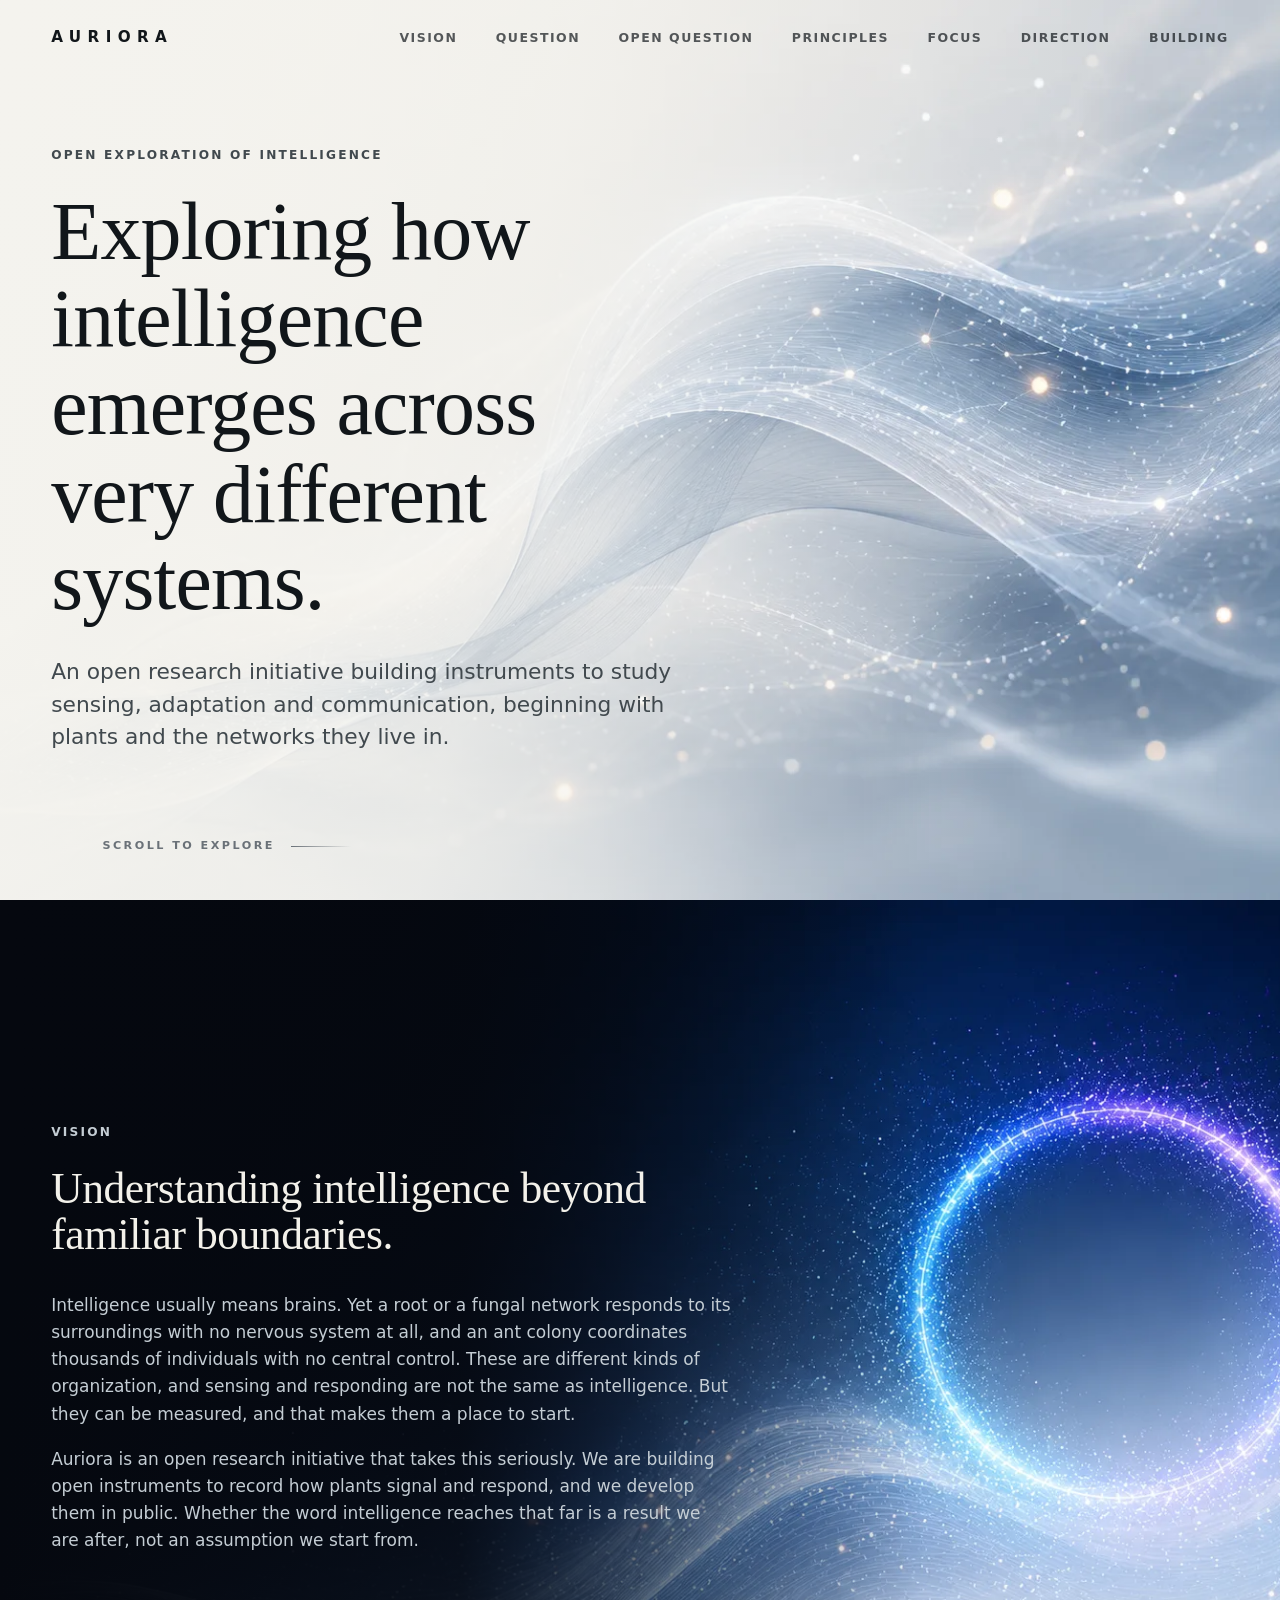
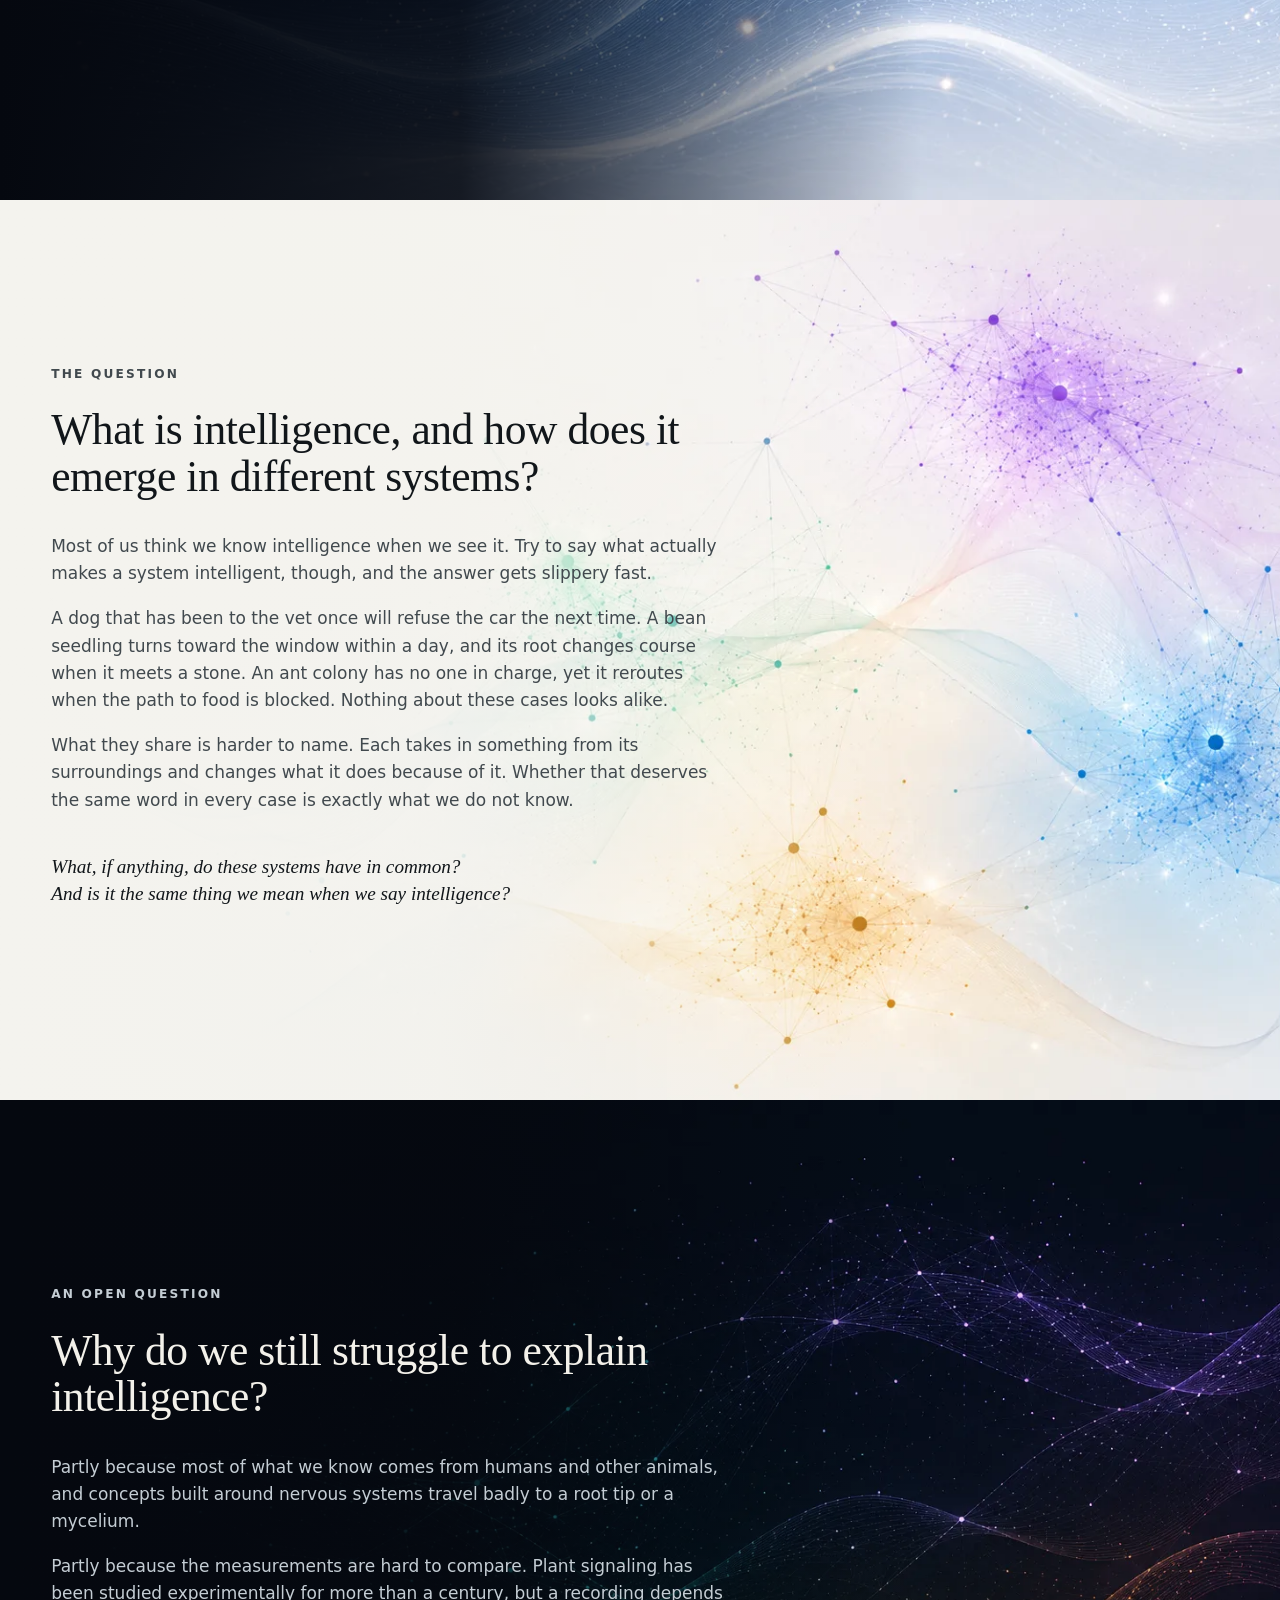
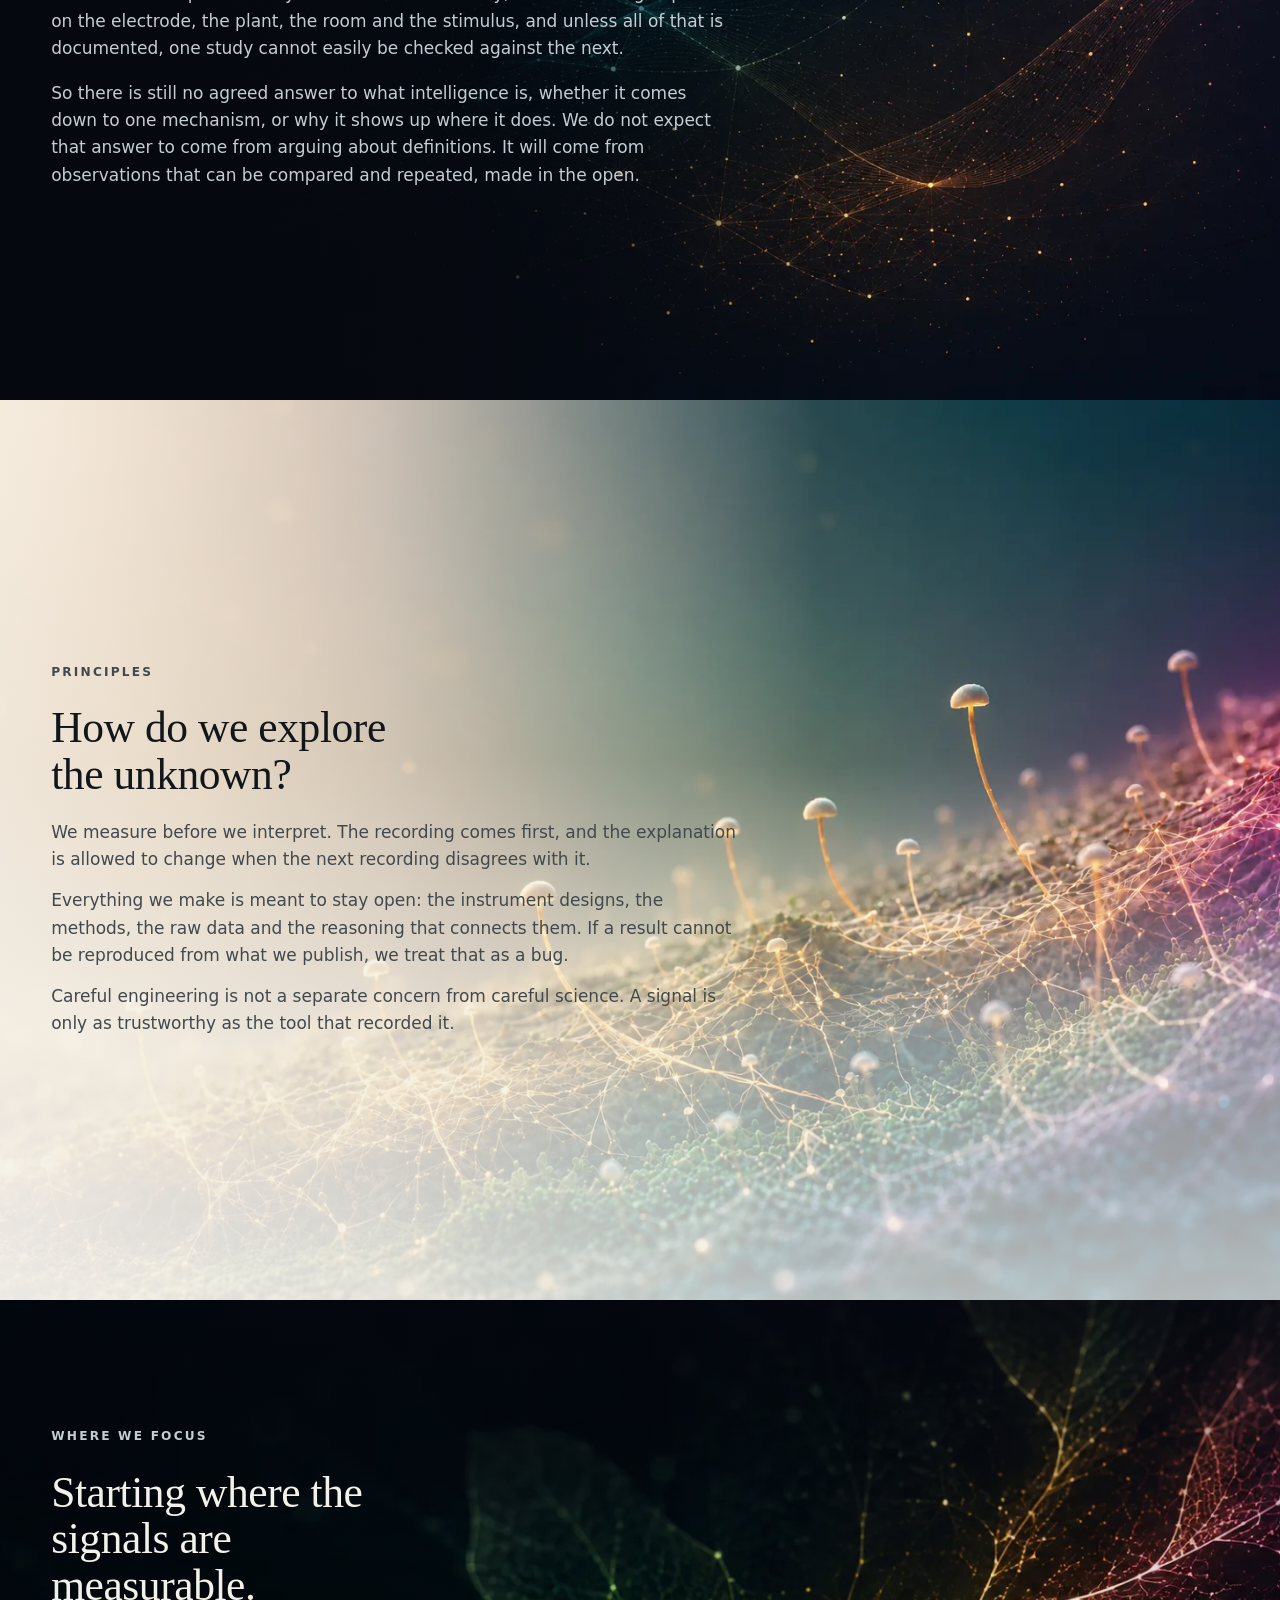
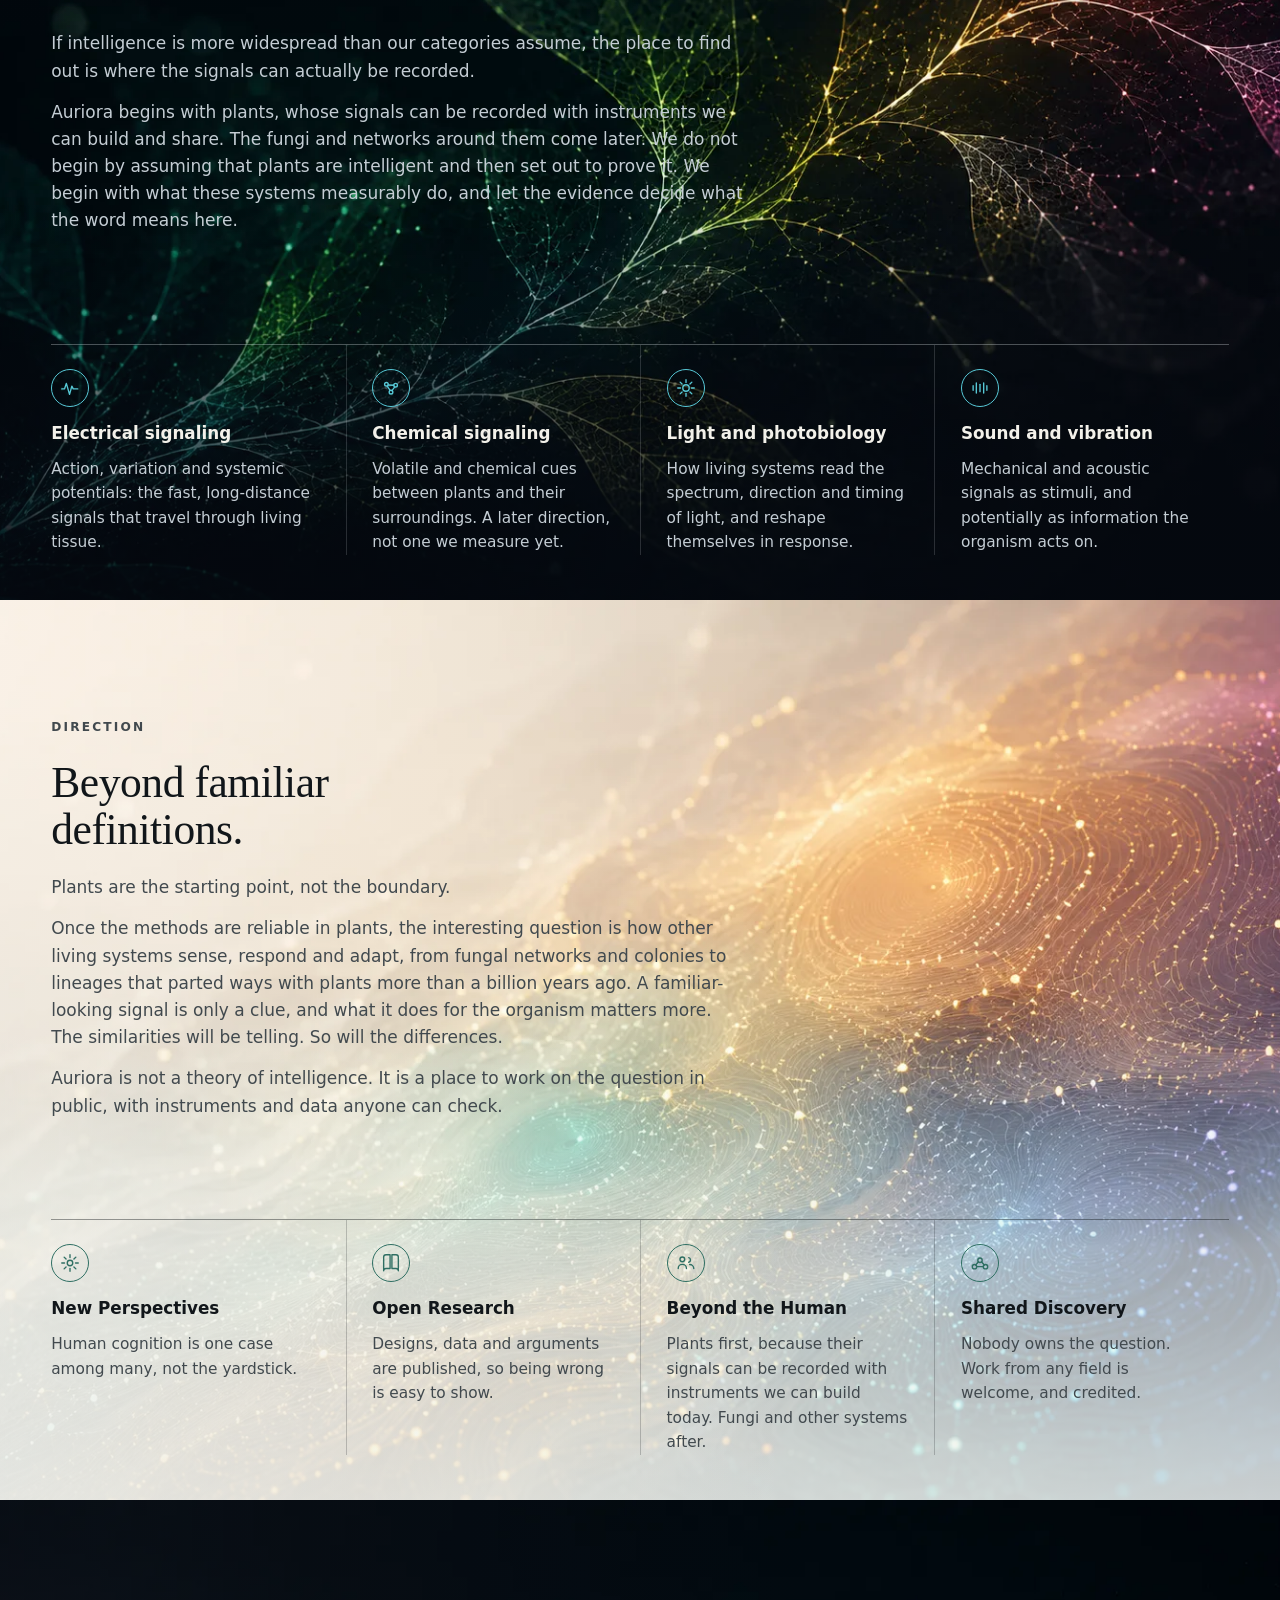
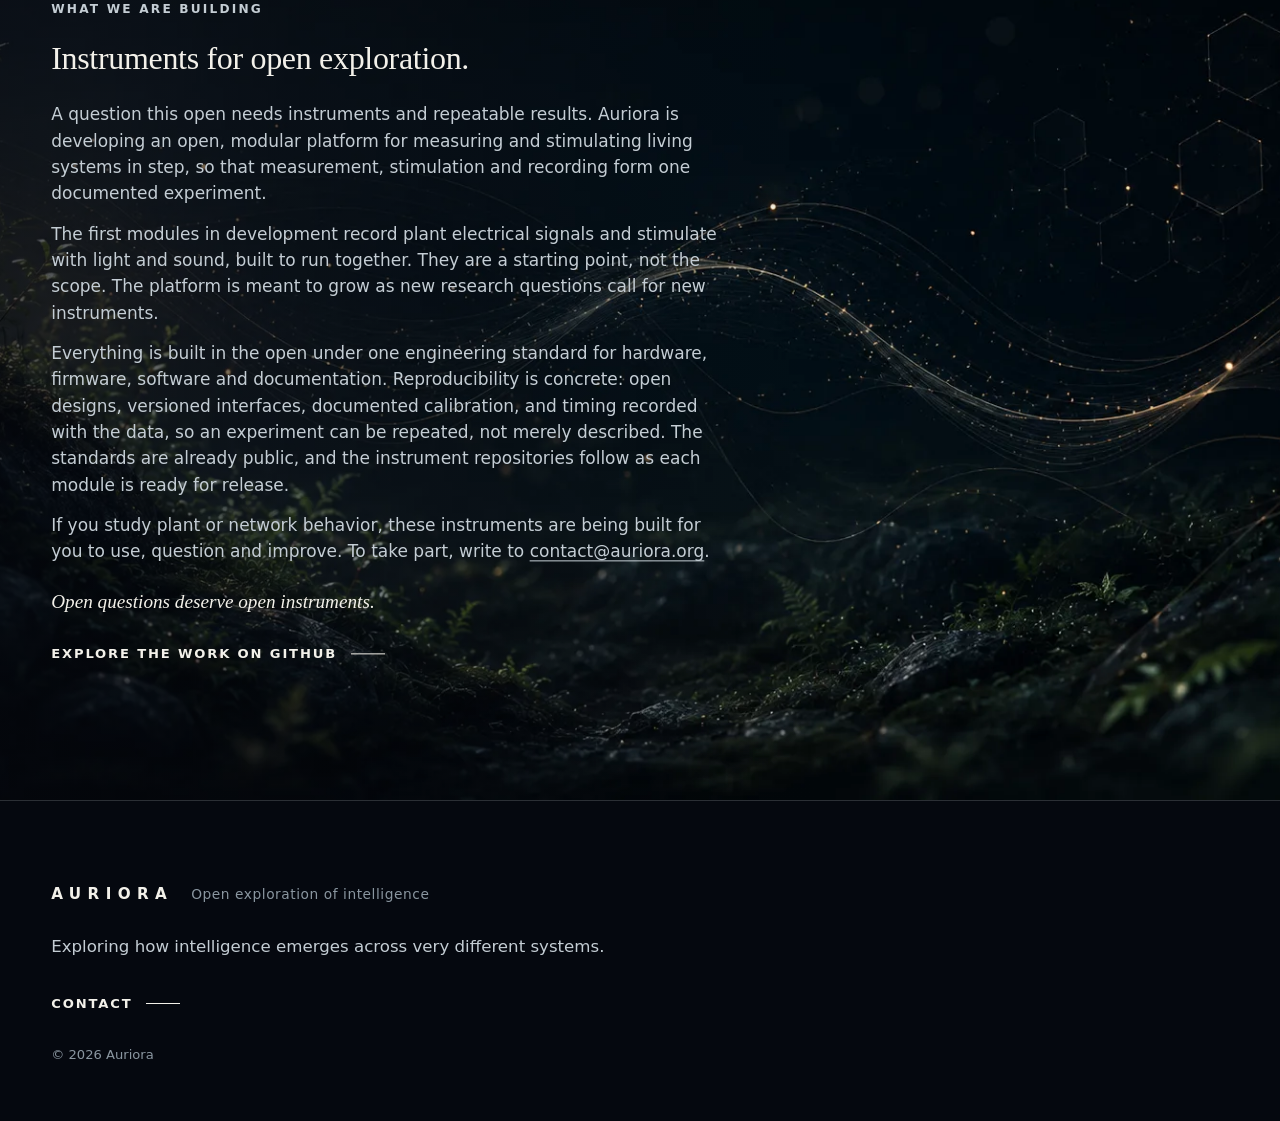
<file: index.html>
<!DOCTYPE html>
<html lang="en">
  <head>
    <meta charset="UTF-8" />
    <meta name="viewport" content="width=device-width, initial-scale=1.0" />
    <meta
      name="description"
      content="Auriora is an open research initiative studying how intelligence emerges across very different systems, starting with measurable signals in plants."
    />
    <meta name="theme-color" content="#05080f" />
    <title>Auriora - Open Exploration of Intelligence</title>
    <link rel="canonical" href="https://auriora.org/" />
    <meta name="robots" content="index, follow" />
    <meta name="author" content="Auriora" />

    <!-- Open Graph (Facebook, LinkedIn, Slack, …) -->
    <meta property="og:type" content="website" />
    <meta property="og:site_name" content="Auriora" />
    <meta property="og:title" content="Auriora - Open Exploration of Intelligence" />
    <meta
      property="og:description"
      content="An open research initiative exploring how intelligence emerges across very different systems through observation, measurement and open experimentation, beginning with plants and the networks they live in."
    />
    <meta property="og:url" content="https://auriora.org/" />
    <meta property="og:locale" content="en_US" />
    <meta property="og:image" content="https://auriora.org/assets/og-image.jpg" />
    <meta property="og:image:width" content="1200" />
    <meta property="og:image:height" content="630" />
    <meta
      property="og:image:alt"
      content="Faint luminous ring rising over a dark flowing signal field at dawn — Auriora"
    />

    <!-- Twitter / X card -->
    <meta name="twitter:card" content="summary_large_image" />
    <meta name="twitter:title" content="Auriora - Open Exploration of Intelligence" />
    <meta
      name="twitter:description"
      content="An open research initiative exploring how intelligence emerges across very different systems through observation, measurement and open experimentation, beginning with plants and the networks they live in."
    />
    <meta name="twitter:image" content="https://auriora.org/assets/og-image.jpg" />

    <link rel="icon" href="/favicon.ico" sizes="any" />
    <link rel="icon" type="image/svg+xml" href="/favicon.svg" />
    <link rel="icon" type="image/png" href="/assets/favicon-32.png" sizes="32x32" />
    <link rel="apple-touch-icon" href="/apple-touch-icon.png" />
    <link rel="stylesheet" href="styles.css" />

    <!-- Structured data: helps search engines understand the entity behind the site -->
    <script type="application/ld+json">
      {
        "@context": "https://schema.org",
        "@type": "Organization",
        "name": "Auriora",
        "url": "https://auriora.org/",
        "description": "An open research initiative exploring how intelligence emerges across very different systems through observation, measurement and open experimentation, beginning with plants and the networks they live in.",
        "email": "contact@auriora.org",
        "logo": "https://auriora.org/apple-touch-icon.png",
        "sameAs": ["https://github.com/auriora-org"]
      }
    </script>
  </head>
  <body>
    <a class="skip-link" href="#home">Skip to content</a>

    <header class="site-header" aria-label="Site header">
      <a class="wordmark" href="#home" aria-label="Auriora home">Auriora</a>
      <nav class="site-nav" aria-label="Primary navigation">
        <a href="#vision">Vision</a>
        <a href="#question">Question</a>
        <a href="#open-question">Open Question</a>
        <a href="#principles">Principles</a>
        <a href="#focus">Focus</a>
        <a href="#direction">Direction</a>
        <a href="#building">Building</a>
      </nav>
    </header>

    <main>
      <!-- 1 - HOME · light -->
      <section
        id="home"
        class="band band-light band-home"
        aria-labelledby="home-title"
        data-visual="wave"
      >
        <div class="band-visual" aria-hidden="true">
          <canvas class="signal-canvas" data-variant="wave"></canvas>
        </div>
        <div class="band-inner home-inner">
          <p class="eyebrow">Open exploration of intelligence</p>
          <h1 id="home-title">
            Exploring how intelligence emerges across very different systems.
          </h1>
          <p class="lede">
            An open research initiative building instruments to study sensing,
            adaptation and communication, beginning with plants and the networks
            they live in.
          </p>
        </div>
        <a class="scroll-cue" href="#vision" aria-label="Scroll to explore">
          <span>Scroll to explore</span>
          <span class="scroll-cue-line" aria-hidden="true"></span>
        </a>
      </section>

      <!-- 2 - VISION · dark -->
      <section
        id="vision"
        class="band band-dark band-split reveal"
        aria-labelledby="vision-title"
        data-visual="ring"
      >
        <div class="band-visual" aria-hidden="true">
          <canvas class="signal-canvas" data-variant="ring"></canvas>
        </div>
        <div class="band-inner band-inner-narrow">
          <p class="eyebrow">Vision</p>
          <h2 id="vision-title">Understanding intelligence beyond familiar boundaries.</h2>
          <p>
            Intelligence usually means brains. Yet a root or a fungal network
            responds to its surroundings with no nervous system at all, and an
            ant colony coordinates thousands of individuals with no central
            control. These are different kinds of organization, and sensing and
            responding are not the same as intelligence. But they can be
            measured, and that makes them a place to start.
          </p>
          <p>
            Auriora is an open research initiative that takes this seriously. We
            are building open instruments to record how plants signal and
            respond, and we develop them in public. Whether the word intelligence
            reaches that far is a result we are after, not an assumption we start
            from.
          </p>
        </div>
      </section>

      <!-- 3 - QUESTION · light -->
      <section
        id="question"
        class="band band-light band-split reveal"
        aria-labelledby="question-title"
        data-visual="network"
      >
        <div class="band-visual" aria-hidden="true">
          <canvas class="signal-canvas" data-variant="network"></canvas>
        </div>
        <div class="band-inner band-inner-narrow">
          <p class="eyebrow">The question</p>
          <h2 id="question-title">
            What is intelligence, and how does it emerge in different systems?
          </h2>
          <p>
            Most of us think we know intelligence when we see it. Try to say what
            actually makes a system intelligent, though, and the answer gets slippery
            fast.
          </p>
          <p>
            A dog that has been to the vet once will refuse the car the next time.
            A bean seedling turns toward the window within a day, and its root
            changes course when it meets a stone. An ant colony has no one in charge,
            yet it reroutes when the path to food is blocked. Nothing about these
            cases looks alike.
          </p>
          <p>
            What they share is harder to name. Each takes in something from its
            surroundings and changes what it does because of it. Whether that
            deserves the same word in every case is exactly what we do not know.
          </p>
          <p class="pull-question">
            What, if anything, do these systems have in common?<br />
            And is it the same thing we mean when we say intelligence?
          </p>
        </div>
      </section>

      <!-- 4 - OPEN QUESTION · dark -->
      <section
        id="open-question"
        class="band band-dark band-split reveal"
        aria-labelledby="open-question-title"
        data-visual="field"
      >
        <div class="band-visual" aria-hidden="true">
          <canvas class="signal-canvas" data-variant="field"></canvas>
        </div>
        <div class="band-inner band-inner-narrow">
          <p class="eyebrow">An open question</p>
          <h2 id="open-question-title">Why do we still struggle to explain intelligence?</h2>
          <p>
            Partly because most of what we know comes from humans and other
            animals, and concepts built around nervous systems travel badly to a
            root tip or a mycelium.
          </p>
          <p>
            Partly because the measurements are hard to compare. Plant signaling
            has been studied experimentally for more than a century, but a
            recording depends on the electrode, the plant, the room and the
            stimulus, and unless all of that is documented, one study cannot
            easily be checked against the next.
          </p>
          <p>
            So there is still no agreed answer to what intelligence is, whether it
            comes down to one mechanism, or why it shows up where it does. We do not
            expect that answer to come from arguing about definitions. It will come
            from observations that can be compared and repeated, made in the open.
          </p>
        </div>
      </section>

      <!-- 5 - PRINCIPLES · light -->
      <section
        id="principles"
        class="band band-light band-feature reveal"
        aria-labelledby="principles-title"
        data-visual="web"
      >
        <div class="band-visual" aria-hidden="true">
          <canvas class="signal-canvas" data-variant="web"></canvas>
        </div>
        <div class="band-inner">
          <div class="feature-head">
            <p class="eyebrow">Principles</p>
            <h2 id="principles-title">How do we explore the unknown?</h2>
            <p>
              We measure before we interpret. The recording comes first, and the
              explanation is allowed to change when the next recording disagrees
              with it.
            </p>
            <p>
              Everything we make is meant to stay open: the instrument designs,
              the methods, the raw data and the reasoning that connects them. If a
              result cannot be reproduced from what we publish, we treat that as a
              bug.
            </p>
            <p>
              Careful engineering is not a separate concern from careful science.
              A signal is only as trustworthy as the tool that recorded it.
            </p>
          </div>
        </div>
      </section>

      <!-- 6 - FOCUS · dark -->
      <section
        id="focus"
        class="band band-dark band-feature reveal"
        aria-labelledby="focus-title"
        data-visual="field"
      >
        <div class="band-visual" aria-hidden="true">
          <canvas class="signal-canvas" data-variant="field"></canvas>
        </div>
        <div class="band-inner">
          <div class="feature-head">
            <p class="eyebrow">Where we focus</p>
            <h2 id="focus-title">Starting where the signals are measurable.</h2>
            <p>
              If intelligence is more widespread than our categories assume, the
              place to find out is where the signals can actually be recorded.
            </p>
            <p>
              Auriora begins with plants, whose signals can be recorded with
              instruments we can build and share. The fungi and networks around
              them come later. We do not begin by assuming that plants
              are intelligent and then set out to prove it. We begin with what
              these systems measurably do, and let the evidence decide what the
              word means here.
            </p>
          </div>
          <div class="pillar-grid" role="list">
            <article class="pillar" role="listitem">
              <span class="pillar-mark" aria-hidden="true">
                <svg viewBox="0 0 24 24" fill="none" stroke="currentColor" stroke-width="1.5" stroke-linecap="round" stroke-linejoin="round">
                  <path d="M3 13h3l2-6 3.5 12 2.5-9 1.5 3h5" />
                </svg>
              </span>
              <h3>Electrical signaling</h3>
              <p>Action, variation and systemic potentials: the fast, long-distance signals that travel through living tissue.</p>
            </article>
            <article class="pillar" role="listitem">
              <span class="pillar-mark" aria-hidden="true">
                <svg viewBox="0 0 24 24" fill="none" stroke="currentColor" stroke-width="1.5" stroke-linecap="round" stroke-linejoin="round">
                  <circle cx="7" cy="8" r="2" />
                  <circle cx="17" cy="9" r="2" />
                  <circle cx="12" cy="16.5" r="2" />
                  <path d="M8.8 8.7 15.2 9" />
                  <path d="M7.7 9.8 11 14.7" />
                  <path d="M16.2 10.8 13 14.9" />
                </svg>
              </span>
              <h3>Chemical signaling</h3>
              <p>Volatile and chemical cues between plants and their surroundings. A later direction, not one we measure yet.</p>
            </article>
            <article class="pillar" role="listitem">
              <span class="pillar-mark" aria-hidden="true">
                <svg viewBox="0 0 24 24" fill="none" stroke="currentColor" stroke-width="1.5" stroke-linecap="round" stroke-linejoin="round">
                  <circle cx="12" cy="12" r="3.5" />
                  <path d="M12 3v3" />
                  <path d="M12 18v3" />
                  <path d="M3 12h3" />
                  <path d="M18 12h3" />
                  <path d="M5.6 5.6l2.1 2.1" />
                  <path d="M16.3 16.3l2.1 2.1" />
                  <path d="M18.4 5.6l-2.1 2.1" />
                  <path d="M7.7 16.3l-2.1 2.1" />
                </svg>
              </span>
              <h3>Light and photobiology</h3>
              <p>How living systems read the spectrum, direction and timing of light, and reshape themselves in response.</p>
            </article>
            <article class="pillar" role="listitem">
              <span class="pillar-mark" aria-hidden="true">
                <svg viewBox="0 0 24 24" fill="none" stroke="currentColor" stroke-width="1.5" stroke-linecap="round" stroke-linejoin="round">
                  <path d="M12 8v8" />
                  <path d="M8 6.5v11" />
                  <path d="M16 6.5v11" />
                  <path d="M4.5 9.5v5" />
                  <path d="M19.5 9.5v5" />
                </svg>
              </span>
              <h3>Sound and vibration</h3>
              <p>Mechanical and acoustic signals as stimuli, and potentially as information the organism acts on.</p>
            </article>
          </div>
        </div>
      </section>

      <!-- 7 - DIRECTION · light -->
      <section
        id="direction"
        class="band band-light band-feature reveal"
        aria-labelledby="direction-title"
        data-visual="field"
      >
        <div class="band-visual" aria-hidden="true">
          <canvas class="signal-canvas" data-variant="field"></canvas>
        </div>
        <div class="band-inner">
          <div class="feature-head feature-head-wide">
            <p class="eyebrow">Direction</p>
            <h2 id="direction-title">Beyond familiar definitions.</h2>
            <p>Plants are the starting point, not the boundary.</p>
            <p>
              Once the methods are reliable in plants, the interesting question is
              how other living systems sense, respond and adapt, from fungal
              networks and colonies to lineages that parted ways with plants more
              than a billion years ago. A familiar-looking signal is only a clue,
              and what it does for the organism matters more. The similarities will be telling. So will
              the differences.
            </p>
            <p>
              Auriora is not a theory of intelligence. It is a place to work on the
              question in public, with instruments and data anyone can check.
            </p>
          </div>
          <div class="pillar-grid" role="list">
            <article class="pillar" role="listitem">
              <span class="pillar-mark" aria-hidden="true">
                <svg viewBox="0 0 24 24" fill="none" stroke="currentColor" stroke-width="1.5" stroke-linecap="round" stroke-linejoin="round">
                  <circle cx="12" cy="12" r="3" />
                  <path d="M12 3v3" />
                  <path d="M12 18v3" />
                  <path d="M3 12h3" />
                  <path d="M18 12h3" />
                  <path d="M5.6 5.6l2.1 2.1" />
                  <path d="M16.3 16.3l2.1 2.1" />
                  <path d="M18.4 5.6l-2.1 2.1" />
                  <path d="M7.7 16.3l-2.1 2.1" />
                </svg>
              </span>
              <h3>New Perspectives</h3>
              <p>Human cognition is one case among many, not the yardstick.</p>
            </article>
            <article class="pillar" role="listitem">
              <span class="pillar-mark" aria-hidden="true">
                <svg viewBox="0 0 24 24" fill="none" stroke="currentColor" stroke-width="1.5" stroke-linecap="round" stroke-linejoin="round">
                  <path d="M4 5.5A2.5 2.5 0 0 1 6.5 3H11v15H6.5A2.5 2.5 0 0 0 4 20.5z" />
                  <path d="M20 5.5A2.5 2.5 0 0 0 17.5 3H13v15h4.5a2.5 2.5 0 0 1 2.5 2.5z" />
                </svg>
              </span>
              <h3>Open Research</h3>
              <p>Designs, data and arguments are published, so being wrong is easy to show.</p>
            </article>
            <article class="pillar" role="listitem">
              <span class="pillar-mark" aria-hidden="true">
                <svg viewBox="0 0 24 24" fill="none" stroke="currentColor" stroke-width="1.5" stroke-linecap="round" stroke-linejoin="round">
                  <circle cx="8" cy="8" r="2.6" />
                  <path d="M3.5 18a4.5 4.5 0 0 1 9 0" />
                  <path d="M15 6.2a2.6 2.6 0 0 1 0 5" />
                  <path d="M16 13.6a4.5 4.5 0 0 1 4.5 4.4" />
                </svg>
              </span>
              <h3>Beyond the Human</h3>
              <p>Plants first, because their signals can be recorded with instruments we can build today. Fungi and other systems after.</p>
            </article>
            <article class="pillar" role="listitem">
              <span class="pillar-mark" aria-hidden="true">
                <svg viewBox="0 0 24 24" fill="none" stroke="currentColor" stroke-width="1.5" stroke-linecap="round" stroke-linejoin="round">
                  <circle cx="12" cy="9" r="2.4" />
                  <circle cx="6" cy="16" r="2.4" />
                  <circle cx="18" cy="16" r="2.4" />
                  <path d="M10.3 10.6 7.4 14.2" />
                  <path d="M13.7 10.6l2.9 3.6" />
                  <path d="M8.4 16h7.2" />
                </svg>
              </span>
              <h3>Shared Discovery</h3>
              <p>Nobody owns the question. Work from any field is welcome, and credited.</p>
            </article>
          </div>
        </div>
      </section>

      <!-- 8 - BUILDING · dark -->
      <section
        id="building"
        class="band band-dark band-split reveal"
        aria-labelledby="building-title"
        data-visual="wave"
      >
        <div class="band-visual" aria-hidden="true">
          <canvas class="signal-canvas" data-variant="wave"></canvas>
        </div>
        <div class="band-inner band-inner-narrow">
          <p class="eyebrow">What we are building</p>
          <h2 id="building-title">Instruments for open exploration.</h2>
          <p>
            A question this open needs instruments and repeatable results.
            Auriora is developing an open, modular platform for measuring and
            stimulating living systems in step, so that measurement, stimulation
            and recording form one documented experiment.
          </p>
          <p>
            The first modules in development record plant electrical signals and
            stimulate with light and sound, built to run together. They are a
            starting point, not the scope. The platform is meant to grow as new
            research questions call for new instruments.
          </p>
          <p>
            Everything is built in the open under one engineering standard for
            hardware, firmware, software and documentation. Reproducibility is
            concrete: open designs, versioned interfaces, documented
            calibration, and timing recorded with the data, so an experiment can
            be repeated, not merely described. The standards are already public,
            and the instrument repositories follow as each module is ready for
            release.
          </p>
          <p>
            If you study plant or network behavior, these instruments are being
            built for you to use, question and improve. To take part, write to
            <a href="mailto:contact@auriora.org">contact@auriora.org</a>.
          </p>
          <p class="pull-question">Open questions deserve open instruments.</p>
          <a
            class="link-arrow"
            href="https://github.com/auriora-org"
            target="_blank"
            rel="noopener"
            >Explore the work on GitHub</a
          >
        </div>
      </section>
    </main>


    <footer id="contact" class="site-footer">
      <div class="footer-inner">
        <div class="footer-brand">
          <span class="wordmark">Auriora</span>
          <span class="footer-tag">Open exploration of intelligence</span>
        </div>
        <p class="footer-note">
          Exploring how intelligence emerges across very different systems.
        </p>
        <p class="footer-contact">
          <a class="link-arrow" href="mailto:contact@auriora.org">Contact</a>
        </p>
        <p class="footer-legal">
          &copy; <span id="year"></span> Auriora
        </p>
      </div>
    </footer>

    <script src="script.js"></script>

    <!-- Cloudflare Web Analytics -->
    <script
      defer
      src="https://static.cloudflareinsights.com/beacon.min.js"
      data-cf-beacon='{"token": "db833fd574024afe9e8c441dd59337fd"}'
    ></script>
    <!-- End Cloudflare Web Analytics -->
  </body>
</html>
</file>
<file: styles.css>
/* ============================================================
   Auriora — open research initiative
   Alternating light / dark bands, six sections.
   Self-contained: no framework, no external fonts, no network.
   ============================================================ */

:root {
  /* light band palette */
  --l-bg: #f4f3ee;
  --l-bg-2: #ebeae3;
  --l-text: #11161a;
  --l-text-soft: #41494e;
  --l-muted: #6a7178;
  --l-line: rgba(17, 22, 26, 0.14);
  --l-line-strong: rgba(17, 22, 26, 0.28);
  --l-accent: #2f6f63;

  /* dark band palette */
  --d-bg: #05080f;
  --d-bg-2: #0a1018;
  --d-text: #f3f1ea;
  --d-text-soft: #c4cdd4;
  --d-muted: #8a96a0;
  --d-line: rgba(238, 244, 248, 0.16);
  --d-line-strong: rgba(238, 244, 248, 0.30);
  --d-accent: #57c8d6;

  --container: 1240px;
  --header-h: 76px;
  --space-band: clamp(96px, 13vh, 168px);

  --font-body: ui-sans-serif, system-ui, -apple-system, "Segoe UI", Roboto, Helvetica, Arial, sans-serif;
  --font-display: Georgia, "Times New Roman", "Liberation Serif", serif;

  --ease: cubic-bezier(0.4, 0, 0.1, 1);
}

* {
  box-sizing: border-box;
}

html {
  /* no CSS scroll-behavior: smooth here — it makes the browser animate the
     jump to a #hash on refresh/load, which reads as the page slowly
     auto-scrolling. In-page nav clicks get smooth scroll from script.js. */
  /* hide the scrollbar chrome (Firefox / legacy) */
  scrollbar-width: none;
  -ms-overflow-style: none;
}

html::-webkit-scrollbar,
body::-webkit-scrollbar {
  width: 0;
  height: 0;
  display: none;
}

body {
  margin: 0;
  min-width: 320px;
  background: var(--d-bg);
  color: var(--l-text);
  font-family: var(--font-body);
  font-size: 17px;
  line-height: 1.6;
  -webkit-font-smoothing: antialiased;
}

a {
  color: inherit;
  text-decoration: none;
}

p {
  margin: 0;
}

h1,
h2,
h3 {
  margin: 0;
  font-family: var(--font-display);
  font-weight: 500;
  line-height: 1.07;
  letter-spacing: -0.01em;
}

:focus-visible {
  outline: 2px solid currentColor;
  outline-offset: 4px;
  border-radius: 2px;
}

.skip-link {
  position: absolute;
  left: -9999px;
  top: 0;
  z-index: 100;
  padding: 12px 18px;
  background: var(--d-bg);
  color: var(--d-text);
}

.skip-link:focus {
  left: 16px;
  top: 16px;
}

/* ---------- header ---------- */

.site-header {
  position: fixed;
  inset: 0 0 auto 0;
  z-index: 40;
  display: flex;
  align-items: center;
  justify-content: space-between;
  gap: 24px;
  min-height: var(--header-h);
  padding: 0 clamp(20px, 4vw, 56px);
  color: var(--d-text);
  background: transparent;
  -webkit-backdrop-filter: blur(0);
  backdrop-filter: blur(0);
  transition: background 320ms var(--ease), color 320ms var(--ease),
    border-color 320ms var(--ease), backdrop-filter 320ms var(--ease),
    -webkit-backdrop-filter 320ms var(--ease);
  border-bottom: 1px solid transparent;
}

/* Free-scroll desktop (no paging): content can rest at any offset, so a band's
   text may sit directly behind the header and read as an unreadable overlap.
   Keep a permanent, gentle blur + band-tinted scrim behind the header so the
   wordmark/nav stay legible at every scroll position. Lighter than the
   in-transition seam treatment because it's always on, not a passing moment.
   Declared BEFORE .in-transition so that during an actual band crossing the
   stronger .in-transition tint wins in the cascade. JS adds .free-scroll only on
   the desktop layout without paging; mobile (≤920px) has its own ::before blur. */
.site-header.free-scroll {
  background: color-mix(in srgb, var(--d-bg) 55%, transparent);
  -webkit-backdrop-filter: blur(9px);
  backdrop-filter: blur(9px);
  border-bottom-color: color-mix(in srgb, var(--d-line) 70%, transparent);
}

.site-header.free-scroll.on-light {
  background: color-mix(in srgb, var(--l-bg) 58%, transparent);
  border-bottom-color: color-mix(in srgb, var(--l-line) 70%, transparent);
}

/* while a band boundary cuts through the header, fade in a soft blur + a
   band-tinted scrim so the wordmark/nav stay legible across the seam.
   Resting within a single band, the header stays fully transparent. */
.site-header.in-transition {
  background: color-mix(in srgb, var(--d-bg) 62%, transparent);
  -webkit-backdrop-filter: blur(8px);
  backdrop-filter: blur(8px);
  border-bottom-color: var(--d-line);
}

/* header text adapts to the band currently behind it */
.site-header.on-light {
  color: var(--l-text);
}

.site-header.on-light.in-transition {
  background: color-mix(in srgb, var(--l-bg) 64%, transparent);
  border-bottom-color: var(--l-line);
}

.wordmark {
  font-family: var(--font-body);
  font-size: 0.95rem;
  font-weight: 700;
  letter-spacing: 0.42em;
  text-transform: uppercase;
  text-indent: 0em;
}

.site-nav {
  display: flex;
  flex-wrap: wrap;
  justify-content: flex-end;
  gap: clamp(20px, 3vw, 48px);
  font-size: 0.78rem;
  font-weight: 600;
  letter-spacing: 0.12em;
  text-transform: uppercase;
}

.site-nav a {
  position: relative;
  opacity: 0.7;
  transition: opacity 200ms var(--ease);
}

.site-nav a::after {
  content: "";
  position: absolute;
  left: 0;
  bottom: -6px;
  width: 100%;
  height: 1px;
  background: currentColor;
  transform: scaleX(0);
  transform-origin: left;
  transition: transform 240ms var(--ease), opacity 240ms var(--ease), height 240ms var(--ease);
}

/* hover/focus on a NON-current link: a faint, thin line slides in — "I'd go
   here", distinct from the current section's solid line below */
.site-nav a:hover,
.site-nav a:focus-visible {
  opacity: 0.92;
}

.site-nav a:hover::after,
.site-nav a:focus-visible::after {
  transform: scaleX(1);
  opacity: 0.4;
}

/* the current section: a solid, full underline that's always present and
   brighter than any hover line, so "where I am" never reads as "where I point" */
.site-nav a.is-current {
  opacity: 1;
}

.site-nav a.is-current::after {
  transform: scaleX(1);
  opacity: 1;
  height: 2px;
}

/* ---------- bands ---------- */

.band {
  position: relative;
  isolation: isolate;
  overflow: hidden;
  display: grid;
  align-items: center;
  min-height: 100svh;
  padding-block: var(--space-band);
}

.band-light {
  --bg: var(--l-bg);
  --bg-2: var(--l-bg-2);
  --text: var(--l-text);
  --text-soft: var(--l-text-soft);
  --muted: var(--l-muted);
  --line: var(--l-line);
  --line-strong: var(--l-line-strong);
  --accent: var(--l-accent);
  background: linear-gradient(165deg, var(--l-bg) 0%, var(--l-bg-2) 100%);
  color: var(--l-text);
}

.band-dark {
  --bg: var(--d-bg);
  --bg-2: var(--d-bg-2);
  --text: var(--d-text);
  --text-soft: var(--d-text-soft);
  --muted: var(--d-muted);
  --line: var(--d-line);
  --line-strong: var(--d-line-strong);
  --accent: var(--d-accent);
  background: radial-gradient(120% 90% at 78% 30%, var(--d-bg-2) 0%, var(--d-bg) 64%);
  color: var(--d-text);
}

.band-inner {
  position: relative;
  z-index: 3;
  width: min(100% - clamp(40px, 8vw, 112px), var(--container));
  margin-inline: auto;
}

.band-inner-narrow {
  max-width: 680px;
  /* nudge the centred copy block up a touch so it doesn't sit dead-centre */
  transform: translateY(-2.5%);
}

/* in the narrow split columns a full-size h2 crowds the copy beneath it, so
   step the heading down to suit the tighter measure */
.band-inner-narrow h2 {
  font-size: clamp(2rem, 3.4vw, 3.4rem);
}

/* breathing room for the flowing copy in the split sections (Vision, Question,
   Focus): a gap under the title, between stacked paragraphs, and a larger gap
   before the closing link */
.band-inner-narrow h2 + p,
.band-inner-narrow h2 + ul {
  margin-top: 34px;
}

.band-inner-narrow p + p {
  margin-top: 18px;
}

.band-inner-narrow > .link-arrow {
  margin-top: 44px;
}

/* split layout: copy left, visual filling the right half */
.band-split .band-visual-right {
  inset: 0 0 0 auto;
  width: min(62vw, 880px);
}

/* visual layer (canvas placeholder + optional image asset) */
.band-visual {
  position: absolute;
  inset: 0;
  z-index: 1;
  pointer-events: none;
}

.band-visual .signal-canvas {
  width: 100%;
  height: 100%;
  display: block;
}

/* ---- image asset hook ----
   Set `--asset: url("assets/xxx.webp")` on any .band to drop in a real
   visual. When set, the asset paints over the canvas placeholder. When
   unset, this layer is empty and the live canvas shows through — so the
   page is never broken, with or without assets. Each band also exposes
   --asset-pos / --asset-size for fine placement. */
.band-visual::after {
  content: "";
  position: absolute;
  inset: 0;
  background-image: var(--asset, none);
  background-repeat: no-repeat;
  background-position: var(--asset-pos, center right);
  background-size: var(--asset-size, cover);
  pointer-events: none;
}

/* Dark-band glow assets ship on a black background. `screen` blending drops
   that black into the band colour (black contributes nothing in screen mode),
   so only the luminous graphic remains — no visible image rectangle/frame. */
.band-dark .band-visual::after {
  mix-blend-mode: screen;
}

/* when a band has a real asset, fade out the canvas placeholder under it */
.has-asset .signal-canvas {
  opacity: 0;
}

/* readability scrim over the visual so text never fights the field */
.band-light::after,
.band-dark::after {
  content: "";
  position: absolute;
  inset: 0;
  z-index: 2;
  pointer-events: none;
}

.band-split.band-light::after {
  background: linear-gradient(
    90deg,
    var(--l-bg) 0%,
    color-mix(in srgb, var(--l-bg) 92%, transparent) 34%,
    transparent 70%
  );
}

.band-split.band-dark::after {
  background: linear-gradient(
    90deg,
    var(--d-bg) 0%,
    color-mix(in srgb, var(--d-bg) 90%, transparent) 36%,
    transparent 72%
  );
}

.band-feature.band-dark::after {
  background: radial-gradient(
    140% 120% at 50% 30%,
    transparent 30%,
    color-mix(in srgb, var(--d-bg) 70%, transparent) 100%
  );
}

/* full-bleed feature band WITH a screen-blended image: the black background
   already vanishes, so two gentle washes — a top one behind the heading and a
   bottom one behind the pillar grid, where the glowing field would otherwise
   swallow the card copy. The bright middle is left clear. */
.band-feature.band-dark.has-asset::after {
  background:
    linear-gradient(
      180deg,
      color-mix(in srgb, var(--d-bg) 55%, transparent) 0%,
      transparent 38%
    ),
    linear-gradient(
      180deg,
      transparent 55%,
      color-mix(in srgb, var(--d-bg) 60%, transparent) 78%,
      color-mix(in srgb, var(--d-bg) 78%, transparent) 100%
    );
}

.band-home.band-light::after {
  background: linear-gradient(
    100deg,
    var(--l-bg) 0%,
    color-mix(in srgb, var(--l-bg) 80%, transparent) 40%,
    transparent 80%
  );
}

/* light feature band WITH an image: two stacked washes — a left-to-right one so
   the left-aligned copy reads over the bright field, and a bottom-up one so the
   pillar grid stays legible over the busiest part of the photo. The clear right
   side of the image is left untouched. */
.band-feature.band-light.has-asset::after {
  background:
    linear-gradient(
      90deg,
      color-mix(in srgb, var(--l-bg) 48%, transparent) 0%,
      color-mix(in srgb, var(--l-bg) 24%, transparent) 30%,
      transparent 62%
    ),
    linear-gradient(
      180deg,
      transparent 42%,
      color-mix(in srgb, var(--l-bg) 24%, transparent) 70%,
      color-mix(in srgb, var(--l-bg) 38%, transparent) 100%
    );
}

/* ---------- type ---------- */

.eyebrow {
  margin: 0 0 22px;
  color: var(--accent);
  font-family: var(--font-body);
  font-size: 0.76rem;
  font-weight: 700;
  letter-spacing: 0.18em;
  text-transform: uppercase;
}

h1 {
  max-width: 15ch;
  font-size: clamp(2.9rem, 6.4vw, 6.6rem);
}

h2 {
  max-width: 16ch;
  font-size: clamp(2.3rem, 4.6vw, 4.6rem);
}

h3 {
  font-family: var(--font-body);
  font-size: 1.05rem;
  font-weight: 600;
  letter-spacing: 0;
  line-height: 1.3;
}

.band p {
  color: var(--text-soft);
}

/* the Building band carries the longest copy of the split sections: keep its
   title on one line on wide screens and tighten the vertical rhythm slightly so
   the closing link stays clear of the fold on common desktop heights */
#building h2 {
  font-size: clamp(2rem, 2.5vw, 2.9rem);
}

#building .band-inner-narrow h2 + p {
  margin-top: 26px;
}

#building .band-inner-narrow p + p {
  margin-top: 14px;
}

#building .band-inner-narrow > .pull-question {
  margin-top: 28px;
}

#building .band-inner-narrow > .link-arrow {
  margin-top: 32px;
}

/* inline links inside body copy (e.g. the contact address) */
.band p a {
  text-decoration: underline;
  text-underline-offset: 0.18em;
}

/* the central question, lifted out of the body copy so it lands on the reader */
.pull-question {
  font-family: var(--font-display);
  font-style: italic;
  font-size: clamp(1.12rem, 1.5vw, 1.32rem);
  line-height: 1.4;
  color: var(--text);
}
.band .pull-question {
  color: var(--text);
}

/* when the central question closes a feature head, give it room to breathe */
.feature-head .pull-question {
  margin-top: 30px;
  max-width: none;
}

.band-inner-narrow > .pull-question {
  margin-top: 40px;
}

/* match the space below the central question to the space above it */
.band-inner-narrow > .pull-question + p {
  margin-top: 40px;
}

.lede {
  max-width: 46ch;
  margin-top: 30px;
  color: var(--text);
  font-size: clamp(1.12rem, 1.7vw, 1.42rem);
  line-height: 1.5;
}

/* ---------- home ---------- */

.home-inner {
  max-width: var(--container);
}

.home-inner h1 {
  margin-top: 4px;
  /* The headline wraps to five lines at every width, so its height is what
     decides whether the hero fits the screen. The base h1 size is purely
     width-driven (6.4vw), which on a short desktop viewport (1366×768,
     1280×720, or a zoomed 1080p) made the hero overrun the fold and cost a
     second scroll gesture to reach Vision. Add a height term so the title
     shrinks with the viewport height; on normal-height desktops the vw/rem
     branches still win and nothing changes. */
  font-size: clamp(2.9rem, min(6.4vw, 9.6vh), 6.6rem);
}

/* On the wide layout the hero's vertical padding only matters when the copy
   nearly fills the viewport (the content is centred otherwise). Trim it
   there so the title, lede and scroll cue fit above the fold on 768px-tall
   screens; mobile overrides its own padding further down. */
@media (min-width: 921px) {
  .band-home {
    padding-block: clamp(80px, 10vh, 168px);
  }
}

/* Very short wide viewports (a 768px-tall laptop at 125% browser zoom, or a
   small window): shrink the height term a little further so the hero stays
   within the paging tolerance and one gesture still reaches Vision. */
@media (min-width: 921px) and (max-height: 660px) {
  .home-inner h1 {
    font-size: clamp(2.9rem, min(6.4vw, 8.6vh), 6.6rem);
  }
}

.scroll-cue {
  position: absolute;
  /* aligned to the content's left edge, as in the concept images */
  left: clamp(20px, 8vw, 112px);
  bottom: clamp(24px, 5vh, 48px);
  z-index: 3;
  display: grid;
  grid-auto-flow: column;
  align-items: center;
  gap: 16px;
  color: var(--muted);
  font-size: 0.7rem;
  font-weight: 600;
  letter-spacing: 0.22em;
  text-transform: uppercase;
}

.scroll-cue-line {
  width: 60px;
  height: 1px;
  background: linear-gradient(90deg, currentColor, transparent);
  animation: cue 2.6s var(--ease) infinite;
  transform-origin: left;
}

@keyframes cue {
  0%,
  100% {
    opacity: 0.3;
    transform: scaleX(0.55);
  }
  50% {
    opacity: 1;
    transform: scaleX(1);
  }
}

/* ---------- links ---------- */

.link-arrow {
  display: inline-flex;
  align-items: center;
  gap: 14px;
  font-size: 0.82rem;
  font-weight: 700;
  letter-spacing: 0.14em;
  text-transform: uppercase;
  color: var(--text);
}

.link-arrow::after {
  content: "";
  width: 34px;
  height: 1px;
  background: currentColor;
  transition: width 240ms var(--ease);
}

.link-arrow:hover,
.link-arrow:focus-visible {
  color: var(--accent);
}

.link-arrow:hover::after,
.link-arrow:focus-visible::after {
  width: 52px;
}

/* ---------- living web: pillar grid ---------- */

.band-feature .band-inner {
  display: grid;
  /* keep the heading→grid gap from ballooning on tall viewports (was 6vh→72px,
     which on a 1080p screen pushed the cards well clear of the copy); a tighter
     vh factor and cap keeps the grid close to the text at every width */
  gap: clamp(40px, 4vh, 52px);
}

/* Feature bands with a pillar grid (Focus, Direction) fill ≥1 screen but their
   copy+grid block is usually a little shorter, leaving slack. Instead of
   centring the whole block (which floats the grid in mid-band), split the band:
   the heading copy is centred in the space above and the 4-up grid is pinned to
   the bottom edge. To do this the inner grid must span the band's full height,
   so stretch the band's content and give the inner two rows — copy takes the
   free space (1fr), the grid takes only its own height (auto) at the foot.
   Where there's no slack the 1fr row collapses to the copy's height and this
   reads like a normal top-aligned block — nothing overflows. Applies at every
   width (desktop, tablet, single-column phone alike). */
.band-feature:has(.pillar-grid) {
  align-items: stretch;
}

.band-feature:has(.pillar-grid) .band-inner {
  grid-template-rows: 1fr auto;
}

.band-feature:has(.pillar-grid) .feature-head {
  align-self: center;
}

.feature-head {
  max-width: 760px;
}

/* match the stepped-down heading size used in the narrow split columns so the
   feature titles don't tower over their copy */
.feature-head h2 {
  font-size: clamp(2rem, 3.4vw, 3.4rem);
}

.feature-head-wide {
  max-width: 900px;
}

.feature-lede {
  margin-top: 26px;
  font-size: clamp(1.05rem, 1.5vw, 1.3rem);
  line-height: 1.55;
  max-width: 60ch;
}

/* body paragraphs in a feature head: gap under the title and between paragraphs.
   Match the narrow split columns so eyebrow→title→body spacing is identical
   across every section (eyebrow margin 22px from .eyebrow, title→body 34px). */
.feature-head h2 + p {
  margin-top: 34px;
}
.feature-head p {
  max-width: 64ch;
  line-height: 1.6;
}
.feature-head p + p {
  margin-top: 18px;
}

.pillar-grid {
  display: grid;
  grid-template-columns: repeat(4, minmax(0, 1fr));
  gap: 0;
  border-top: 1px solid var(--line-strong);
}

.pillar {
  padding: 32px clamp(20px, 2vw, 34px) 0 0;
}

.pillar + .pillar {
  padding-left: clamp(20px, 2vw, 34px);
  border-left: 1px solid var(--line);
}

.pillar-mark {
  display: flex;
  align-items: center;
  justify-content: center;
  width: 38px;
  height: 38px;
  margin-bottom: 22px;
  border: 1.5px solid var(--accent);
  border-radius: 50%;
  color: var(--accent);
}

.pillar-mark svg {
  width: 22px;
  height: 22px;
}

.pillar h3 {
  margin-bottom: 12px;
}

.pillar p {
  font-size: 0.96rem;
  color: var(--text-soft);
}

/* ---------- footer ---------- */

.site-footer {
  background: var(--d-bg);
  color: var(--d-text);
  padding: clamp(64px, 9vh, 110px) clamp(20px, 4vw, 56px) 56px;
  border-top: 1px solid var(--d-line);
}

.footer-inner {
  width: min(100%, var(--container));
  margin-inline: auto;
  display: grid;
  gap: 28px;
}

.footer-brand {
  display: flex;
  flex-wrap: wrap;
  align-items: center;
  gap: 18px;
}

.footer-tag {
  color: var(--d-muted);
  font-size: 0.86rem;
  letter-spacing: 0.04em;
}

.footer-note {
  max-width: 62ch;
  color: var(--d-text-soft);
  font-size: 1.04rem;
  line-height: 1.6;
}

.footer-contact {
  margin: 0;
}

.footer-contact .link-arrow {
  color: var(--d-text);
}

.footer-legal {
  color: var(--d-muted);
  font-size: 0.82rem;
}

/* ---------- reveal-on-scroll ---------- */

/* only hide content once JS confirms it can reveal it again —
   no-JS visitors and any observer failure leave everything visible */
.js-reveal .reveal {
  opacity: 0;
  transform: translateY(28px);
  transition: opacity 800ms var(--ease), transform 800ms var(--ease);
}

.js-reveal .reveal.is-visible {
  opacity: 1;
  transform: none;
}

/* ---------- responsive ---------- */

@media (max-width: 920px) {
  .site-header {
    flex-direction: column;
    align-items: flex-start;
    justify-content: center;
    gap: 10px;
    padding-block: 14px;
    min-height: auto;
  }

  /* mobile/tablet scrolls freely, so content continuously slides under the fixed
     header. The blur + tint live on a ::before layer BEHIND the text, masked to
     fade out toward the top — so both the blur and the tint dissolve into the
     band (no hard seam at the header's lower edge) rather than ending abruptly.
     The header itself carries no backdrop, keeping its text crisp. The text
     keeps the desktop adaptive behaviour (dark over light bands, light over
     dark) via the on-light class script.js toggles — we never touch its colour. */
  .site-header {
    background: transparent;
    -webkit-backdrop-filter: none;
    backdrop-filter: none;
    border-bottom-color: transparent;
  }

  .site-header::before {
    content: "";
    position: absolute;
    inset: 0;
    z-index: -1;
    -webkit-backdrop-filter: blur(10px);
    backdrop-filter: blur(10px);
    /* the nav sits across most of the header, so keep the backdrop solid down to
       ~72% and only feather the lower edge into the band — no hard seam, but the
       text zone above stays fully covered */
    -webkit-mask-image: linear-gradient(180deg, #000 72%, transparent 100%);
    mask-image: linear-gradient(180deg, #000 72%, transparent 100%);
  }

  /* tint held even across the text zone, then fading only over the lower edge so
     the header dissolves into the band instead of ending on a hard seam — most
     noticeable where the band is busy, e.g. principles */
  .site-header::before {
    background: linear-gradient(
      180deg,
      color-mix(in srgb, var(--d-bg) 26%, transparent) 0%,
      color-mix(in srgb, var(--d-bg) 24%, transparent) 60%,
      transparent 100%
    );
  }

  .site-header.on-light::before {
    background: linear-gradient(
      180deg,
      color-mix(in srgb, var(--l-bg) 30%, transparent) 0%,
      color-mix(in srgb, var(--l-bg) 28%, transparent) 60%,
      transparent 100%
    );
  }

  .site-nav {
    justify-content: flex-start;
    gap: 14px 20px;
    font-size: 0.82rem;
  }

  /* Every band fills at least one screen so short sections (e.g. Home) no longer
     collapse to a stub of content with empty space below. Short content is
     centred vertically; long content (it exceeds the viewport) grows the band
     past 100svh and stays scrollable as before. padding-block keeps a minimum
     gap above/below so centred content never tucks under the fixed header or
     hugs the lower edge. */
  .band {
    min-height: 100svh;
    align-items: center;
    padding-block: clamp(72px, 9vh, 104px);
  }

  /* Feature bands WITH a pillar grid (Focus, Direction) use the base split rule
     (copy centred above, grid pinned to the foot via stretch + 1fr/auto rows) at
     every width — including here. On a single-column phone the stacked cards make
     the band much taller than the viewport, so the 1fr row collapses and it reads
     as a normal top-aligned block; on tablet/desktop the slack opens up and the
     grid sits at the foot. Either way we must NOT revert to align-items:start,
     which would kill the stretch the split depends on. Principles is a
     .band-feature too but has NO grid, so it stays centred like the short
     sections (handled by the base .band align-items:center). */

  /* the desktop split layout nudges its centred copy up by a % of the band
     height; with auto-height top-aligned bands that % varies per section and
     pushes the eyebrow under the header inconsistently. Drop it so every
     section's eyebrow → title → body starts the same distance below the header. */
  .band-inner-narrow {
    transform: none;
  }

  /* clear the taller stacked mobile header */
  .band-home {
    padding-top: clamp(104px, 14vh, 140px);
  }

  /* on mobile the visual sits behind the full-width copy with a strong scrim */
  .band-split .band-visual-right {
    width: 100%;
  }

  /* Mobile split-band scrim. The earlier version ramped to a SOLID band colour
     by ~70%, which fully hid the lower two-thirds of the background — built for
     the old landscape assets. The portrait mobile assets are composed for this
     crop and are already low-contrast (pale ground / dark field), so the copy
     stays legible over a much gentler wash. Keep a soft top wash behind the
     heading and a light partial wash lower down for the smaller body text, but
     never fully cover — the network/glow now reads through. */
  .band-split.band-light::after {
    background: linear-gradient(
      180deg,
      color-mix(in srgb, var(--l-bg) 30%, transparent) 0%,
      color-mix(in srgb, var(--l-bg) 12%, transparent) 28%,
      color-mix(in srgb, var(--l-bg) 32%, transparent) 100%
    );
  }

  .band-split.band-dark::after {
    background: linear-gradient(
      180deg,
      color-mix(in srgb, var(--d-bg) 34%, transparent) 0%,
      color-mix(in srgb, var(--d-bg) 14%, transparent) 28%,
      color-mix(in srgb, var(--d-bg) 36%, transparent) 100%
    );
  }

  #vision.band-split.band-dark::after {
    background:
      radial-gradient(
        105% 44% at 24% 68%,
        color-mix(in srgb, var(--d-bg) 46%, transparent) 0%,
        color-mix(in srgb, var(--d-bg) 30%, transparent) 48%,
        color-mix(in srgb, var(--d-bg) 10%, transparent) 78%,
        transparent 100%
      ),
      linear-gradient(
        180deg,
        color-mix(in srgb, var(--d-bg) 36%, transparent) 0%,
        color-mix(in srgb, var(--d-bg) 16%, transparent) 30%,
        color-mix(in srgb, var(--d-bg) 46%, transparent) 100%
      );
  }

  /* Below the desktop breakpoint default to a SINGLE column. The old 2-column
     rule here ran all the way down to 0px, so large phones (561–699px) showed
     two columns where the card content didn't fit — the second column overran
     and the cards read as a left/right zig-zag. Two columns only earn their
     keep on a genuine tablet-width portrait, gated separately below. */
  .pillar-grid {
    grid-template-columns: 1fr;
  }

  /* In one column the cards stack, so the desktop COLUMN treatment must go: no
     left gutter and no vertical divider (it just runs through the stacked copy).
     Both come from the base `.pillar + .pillar` rule (specificity 0,2,0, applies
     to every card but the first), which a single-class `.pillar` reset (0,1,0)
     can't beat — so reset them on the same `.pillar + .pillar` selector here.
     Cards are separated by a horizontal top border instead. */
  .pillar + .pillar {
    padding-left: 0;
    border-left: 0;
  }

  .pillar:not(:first-child) {
    border-top: 1px solid var(--line);
  }
}

/* tablet portrait only: two columns fit here, so restore the 2×2 grid */
@media (min-width: 700px) and (max-width: 920px) {
  .pillar-grid {
    grid-template-columns: repeat(2, minmax(0, 1fr));
  }
  /* the copy-centred / grid-pinned-to-foot split is now a base rule (applies at
     every width); only the 2-column grid is tablet-specific here */

  .pillar:nth-child(3),
  .pillar:nth-child(4) {
    margin-top: 32px;
  }

  .pillar:nth-child(even) {
    padding-left: clamp(20px, 2vw, 34px);
    border-left: 1px solid var(--line);
  }

  .pillar:nth-child(odd) {
    border-left: 0;
    padding-left: 0;
  }
}

/* On tablet the nav links are still shown, so the header is taller (~84px) and
   its lower row of links sits at ~69px. The ≤920px ::before blur ends at the
   header's edge, so its 72% feather lands right across the links and content
   scrolling under them shows through. Extend the blur layer well past the link
   row so the links stay fully covered and the fade happens lower, into the band. */
@media (min-width: 561px) and (max-width: 920px) {
  .site-header::before {
    bottom: -30px;
  }
}

@media (max-width: 560px) {
  body {
    font-size: 16px;
  }

  /* On phones the six nav links wrap to two rows and push the header to ~119px,
     where the eyebrow collides with it. For a single-page site the in-page nav
     is a convenience, not the only way through — so drop the links and keep just
     the wordmark in a low, single-row bar. The 920px block above switched the
     header to a stacked column to fit the wrapping nav; with no nav to stack we
     revert to a centred single row. */
  .site-nav {
    display: none;
  }

  .site-header {
    flex-direction: row;
    align-items: center;
    justify-content: flex-start;
    gap: 0;
    padding: 12px clamp(20px, 6vw, 28px);
    min-height: 56px;
  }

  /* the home band's top padding was sized to clear the tall stacked header;
     now that the header is a short single row, lift the hero copy back up */
  .band-home {
    padding-top: clamp(76px, 12vh, 104px);
  }

  /* keep the scroll cue on phones — the home band still fills the screen with
     ample room below the lede, and on a single-page site it's the clearest hint
     that there's more below. Sit it above the safe-area inset so it clears the
     iOS home indicator / gesture bar. */
  .scroll-cue {
    bottom: calc(clamp(20px, 4vh, 36px) + env(safe-area-inset-bottom, 0px));
  }

  /* single column + stacked dividers are already set by the ≤920px block; just
     trim the per-card top padding a touch on phones */
  .pillar {
    padding-top: 28px;
  }

  /* With no nav only the wordmark sits in the bar; let the ::before blur reach a
     little further below AURIORA so it has room to feather out gently. Extend the
     layer past the header's lower edge and keep the original 72%-solid mask, so
     the solid zone clears the wordmark and the fade lands a touch lower. */
  .site-header::before {
    bottom: -14px;
  }
}

/* ---------- reduced motion ---------- */

@media (prefers-reduced-motion: reduce) {
  html {
    scroll-behavior: auto;
  }

  *,
  *::before,
  *::after {
    animation-duration: 0.001ms !important;
    animation-iteration-count: 1 !important;
    transition-duration: 0.001ms !important;
  }

  .reveal {
    opacity: 1;
    transform: none;
  }
}

/* ============================================================
   IMAGE ASSET MAP
   ------------------------------------------------------------
   Each band points at a visual in ./assets/ via --asset, layered
   over a canvas placeholder so the page degrades gracefully if an
   asset is missing.
   ============================================================ */

/* 1 — home (light) · ethereal flowing wave, fades into off-white from the left */
#home { --asset: url("assets/hero-wave.webp"); --asset-pos: right center; }

/* 2 — vision (dark) · luminous particle ring, full bleed, screen-blended */
#vision {
  --asset: url("assets/vision-ring-full.webp");
  --asset-pos: center;
  --asset-size: cover;
}

/* 3 — question (light) · world-coloured network on a pale ground, full bleed;
   normal blend (light asset, so no screen needed) */
#question { --asset: url("assets/question-network.webp"); --asset-pos: center; --asset-size: cover; }

/* 4 — open question (dark) · particle wave, full bleed, screen-blended. Copy is
   left-aligned to the content gutter (like the feature sections), not centred
   like the other narrow split columns. */
#open-question {
  --asset: url("assets/open-question.webp");
  --asset-pos: center;
  --asset-size: cover;
}
/* left-align the narrow copy column to the content gutter (like the feature
   sections) instead of centring it — used by Vision, Question and Open Question */
#vision .band-inner,
#question .band-inner,
#open-question .band-inner,
#building .band-inner {
  width: min(100% - clamp(40px, 8vw, 112px), var(--container));
}
#vision .band-inner-narrow,
#question .band-inner-narrow,
#open-question .band-inner-narrow,
#building .band-inner-narrow {
  max-width: none;
}
#vision .band-inner-narrow > *,
#question .band-inner-narrow > *,
#open-question .band-inner-narrow > *,
#building .band-inner-narrow > * {
  max-width: 680px;
}

/* 5 — principles / living web (light) · mycelial network on a pale ground along
   the lower edge; normal blend (light asset, so no screen needed) */
#principles { --asset: url("assets/principles.webp"); --asset-pos: center bottom; --asset-size: cover; }
/* its photo is darker/more saturated than direction's, so the shared light wash
   isn't enough behind the copy — strengthen the left/bottom washes here only */
#principles.band-feature.band-light.has-asset::after {
  background:
    linear-gradient(
      90deg,
      color-mix(in srgb, var(--l-bg) 82%, transparent) 0%,
      color-mix(in srgb, var(--l-bg) 56%, transparent) 30%,
      transparent 64%
    ),
    linear-gradient(
      180deg,
      transparent 40%,
      color-mix(in srgb, var(--l-bg) 56%, transparent) 70%,
      color-mix(in srgb, var(--l-bg) 74%, transparent) 100%
    );
}

/* 6 — focus (dark) · golden exploration field, full bleed, screen-blended */
#focus { --asset: url("assets/exploration.webp"); --asset-pos: center; --asset-size: cover; }

/* 7 — direction (light) · luminous connection field on a pale ground, full bleed;
   normal blend (light asset, so no screen needed) */
#direction { --asset: url("assets/direction.webp"); --asset-pos: center; --asset-size: cover; }

/* 8 — building (dark) · instrument signal field, full bleed, screen-blended */
#building { --asset: url("assets/building.webp"); --asset-pos: center; --asset-size: cover; }
/* the art is already dark and right-composed, so the default split scrim buries
   it — keep only a gentle left wash behind the copy and let the field through */
#building.band-split.band-dark::after {
  background: linear-gradient(
    90deg,
    color-mix(in srgb, var(--d-bg) 68%, transparent) 0%,
    color-mix(in srgb, var(--d-bg) 40%, transparent) 36%,
    transparent 64%
  );
}

/* dark hairlines like principles */
#direction .pillar-grid { border-top-color: rgba(17, 22, 26, 0.42); }
#direction .pillar + .pillar { border-left-color: rgba(17, 22, 26, 0.22); }
/* the right end of the photo turns dark blue under the grid, where the dark
   hairlines vanish. Keep the gentle left wash, but lift the bottom wash here so
   the lower strip pales evenly and the dividers read across the full width. */
#direction.band-feature.band-light.has-asset::after {
  background:
    linear-gradient(
      90deg,
      color-mix(in srgb, var(--l-bg) 48%, transparent) 0%,
      color-mix(in srgb, var(--l-bg) 24%, transparent) 30%,
      transparent 62%
    ),
    linear-gradient(
      180deg,
      transparent 48%,
      color-mix(in srgb, var(--l-bg) 62%, transparent) 72%,
      color-mix(in srgb, var(--l-bg) 82%, transparent) 100%
    );
}

@media (min-width: 561px) and (max-width: 920px) {
  #principles.band-feature.band-light.has-asset::after,
  #direction.band-feature.band-light.has-asset::after {
    clip-path: inset(116px 0 0 0);
  }

  #principles.band-feature.band-light.has-asset::after {
    background:
      radial-gradient(
        110% 64% at 18% 35%,
        color-mix(in srgb, var(--l-bg) 78%, transparent) 0%,
        color-mix(in srgb, var(--l-bg) 60%, transparent) 44%,
        color-mix(in srgb, var(--l-bg) 20%, transparent) 76%,
        transparent 100%
      ),
      radial-gradient(
        94% 42% at 22% 62%,
        color-mix(in srgb, var(--l-bg) 58%, transparent) 0%,
        color-mix(in srgb, var(--l-bg) 36%, transparent) 48%,
        color-mix(in srgb, var(--l-bg) 10%, transparent) 78%,
        transparent 100%
      ),
      linear-gradient(
        90deg,
        color-mix(in srgb, var(--l-bg) 44%, transparent) 0%,
        color-mix(in srgb, var(--l-bg) 20%, transparent) 40%,
        transparent 72%
      ),
      linear-gradient(
        180deg,
        transparent 42%,
        color-mix(in srgb, var(--l-bg) 36%, transparent) 72%,
        color-mix(in srgb, var(--l-bg) 50%, transparent) 100%
      );
  }

  #direction.band-feature.band-light.has-asset::after {
    background:
      radial-gradient(
        110% 52% at 20% 30%,
        color-mix(in srgb, var(--l-bg) 72%, transparent) 0%,
        color-mix(in srgb, var(--l-bg) 50%, transparent) 45%,
        color-mix(in srgb, var(--l-bg) 14%, transparent) 76%,
        transparent 100%
      ),
      radial-gradient(
        120% 48% at 50% 79%,
        color-mix(in srgb, var(--l-bg) 56%, transparent) 0%,
        color-mix(in srgb, var(--l-bg) 38%, transparent) 50%,
        color-mix(in srgb, var(--l-bg) 14%, transparent) 78%,
        transparent 100%
      ),
      linear-gradient(
        90deg,
        color-mix(in srgb, var(--l-bg) 32%, transparent) 0%,
        color-mix(in srgb, var(--l-bg) 14%, transparent) 34%,
        transparent 66%
      ),
      linear-gradient(
        180deg,
        transparent 48%,
        color-mix(in srgb, var(--l-bg) 54%, transparent) 73%,
        color-mix(in srgb, var(--l-bg) 70%, transparent) 100%
      );
  }

  #principles .feature-head p {
    color: #253035;
  }

  #direction .feature-head p,
  #direction .pillar p {
    color: #253035;
  }
}

/* Short desktop viewports (the bug repro: a laptop with a lower screen / a
   browser-zoom / a larger default font makes the content-heavy feature bands —
   Direction most of all, with 6 paragraphs + pull-question + a 4-up grid — run
   taller than the viewport). Paging keeps the band readable (it now settles on
   the foot before moving on), but we can also help the whole block fit on more
   screens by tightening the desktop vertical rhythm when height is scarce. This
   only touches spacing, never the copy, and only kicks in below 940px tall on
   the wide layout — normal-height desktops are untouched. */
@media (min-width: 921px) and (max-height: 940px) {
  .band-feature:has(.pillar-grid) {
    padding-block: clamp(40px, 5vh, 64px);
  }
  /* Building carries the longest copy of the split bands and overran the fold
     on 768-900px-tall desktops, costing a second paging gesture. Trim its
     padding and the gaps around the closing question and link so the whole
     block, GitHub link included, fits one screen; the copy itself is kept
     to four short paragraphs for the same reason. */
  #building {
    padding-block: clamp(72px, 9vh, 100px);
  }
  #building .band-inner-narrow p {
    line-height: 1.55;
  }
  #building .band-inner-narrow > .pull-question {
    margin-top: 22px;
  }
  #building .band-inner-narrow > .link-arrow {
    margin-top: 26px;
  }
  .band-feature .band-inner {
    gap: clamp(24px, 3vh, 40px);
  }
  .feature-head h2 + p {
    margin-top: 22px;
  }
  .feature-head p + p {
    margin-top: 14px;
  }
  .pillar {
    padding-top: 24px;
  }
  .pillar-mark {
    margin-bottom: 16px;
  }
}

/* ---------- mobile background assets ----------
   The desktop assets are landscape (≈16:9) and crop badly to a vertical phone
   viewport. Each section has a portrait (941×1672) mobile asset composed for
   the narrow crop, swapped in here. Position resets to `center` — the mobile
   images are already framed for the phone, so they don't need the per-section
   focal nudges the landscape assets did.

   These rules live AFTER the IMAGE ASSET MAP on purpose: --asset/--asset-pos are
   set per section there, and media queries add no specificity, so an override
   must come later in source order to win. */
@media (max-width: 560px) {
  #home { --asset: url("assets/hero-wave-mob.webp"); --asset-pos: center; }
  #vision { --asset: url("assets/vision-ring-mob.webp"); --asset-pos: center; }
  #question { --asset: url("assets/question-network-mob.webp"); --asset-pos: center; }
  #open-question { --asset: url("assets/open-question-mob.webp"); --asset-pos: center; --asset-size: cover; }
  #principles { --asset: url("assets/principles-mob.webp"); --asset-pos: center; }
  #focus { --asset: url("assets/exploration-mob.webp"); --asset-pos: center; }
  #direction { --asset: url("assets/direction-mob.webp"); --asset-pos: center; }
  #building { --asset: url("assets/building-mob.webp"); --asset-pos: center; --asset-size: cover; }
}

/* Mobile scrim for the LIGHT feature bands (Principles, Direction). Their
   desktop scrims wash the left + bottom — built for a landscape photo whose
   bright field sat low. The portrait mobile assets are brightest in their UPPER
   half, exactly where the heading and body copy sit, so dark text was washing
   out. Swap to a top-weighted vertical wash: strongest behind the copy up top,
   easing downward so the luminous field still reads behind the lower cards.
   (Focus is a dark band — light text over the dark asset already reads, so it
   keeps its scrim.)

   ID selectors here match the specificity of the per-section #principles /
   #direction desktop overrides above; media queries add no specificity, so a
   plain class rule would lose to them. */
@media (max-width: 560px) {
  #principles.band-feature.band-light.has-asset::after,
  #direction.band-feature.band-light.has-asset::after {
    background: linear-gradient(
      180deg,
      color-mix(in srgb, var(--l-bg) 80%, transparent) 0%,
      color-mix(in srgb, var(--l-bg) 74%, transparent) 55%,
      color-mix(in srgb, var(--l-bg) 58%, transparent) 82%,
      color-mix(in srgb, var(--l-bg) 32%, transparent) 100%
    );
  }
}

/* ---------- not found ---------- */

.error-page {
  background: var(--d-bg);
  color: var(--d-text);
}

.error-page .site-header {
  color: var(--d-text);
}

.error-band {
  --bg: var(--d-bg);
  --bg-2: var(--d-bg-2);
  --text: var(--d-text);
  --text-soft: var(--d-text-soft);
  --muted: var(--d-muted);
  --line: var(--d-line);
  --line-strong: var(--d-line-strong);
  --accent: var(--d-accent);
}

.error-band .band-visual::after {
  background-image: url("assets/notfound.webp");
  background-position: center;
  background-size: cover;
  opacity: 0.72;
}

.error-band::after {
  background:
    linear-gradient(
      90deg,
      var(--d-bg) 0%,
      color-mix(in srgb, var(--d-bg) 84%, transparent) 42%,
      color-mix(in srgb, var(--d-bg) 20%, transparent) 78%,
      transparent 100%
    ),
    linear-gradient(180deg, transparent 62%, var(--d-bg) 100%);
}

.error-inner {
  max-width: var(--container);
}

.error-inner h1 {
  max-width: 12ch;
  font-size: clamp(2.9rem, 6.4vw, 6.6rem);
}

.error-copy {
  max-width: 44ch;
  margin-top: 30px;
  font-size: clamp(1.05rem, 1.5vw, 1.3rem);
  line-height: 1.55;
}

.error-action {
  margin-top: 42px;
}

@media (max-width: 560px) {
  .error-band .band-visual::after {
    background-image: url("assets/notfound-mob.webp");
  }

  .error-band::after {
    background: linear-gradient(
      180deg,
      color-mix(in srgb, var(--d-bg) 24%, transparent) 0%,
      color-mix(in srgb, var(--d-bg) 48%, transparent) 58%,
      var(--d-bg) 100%
    );
  }
}
</file>
